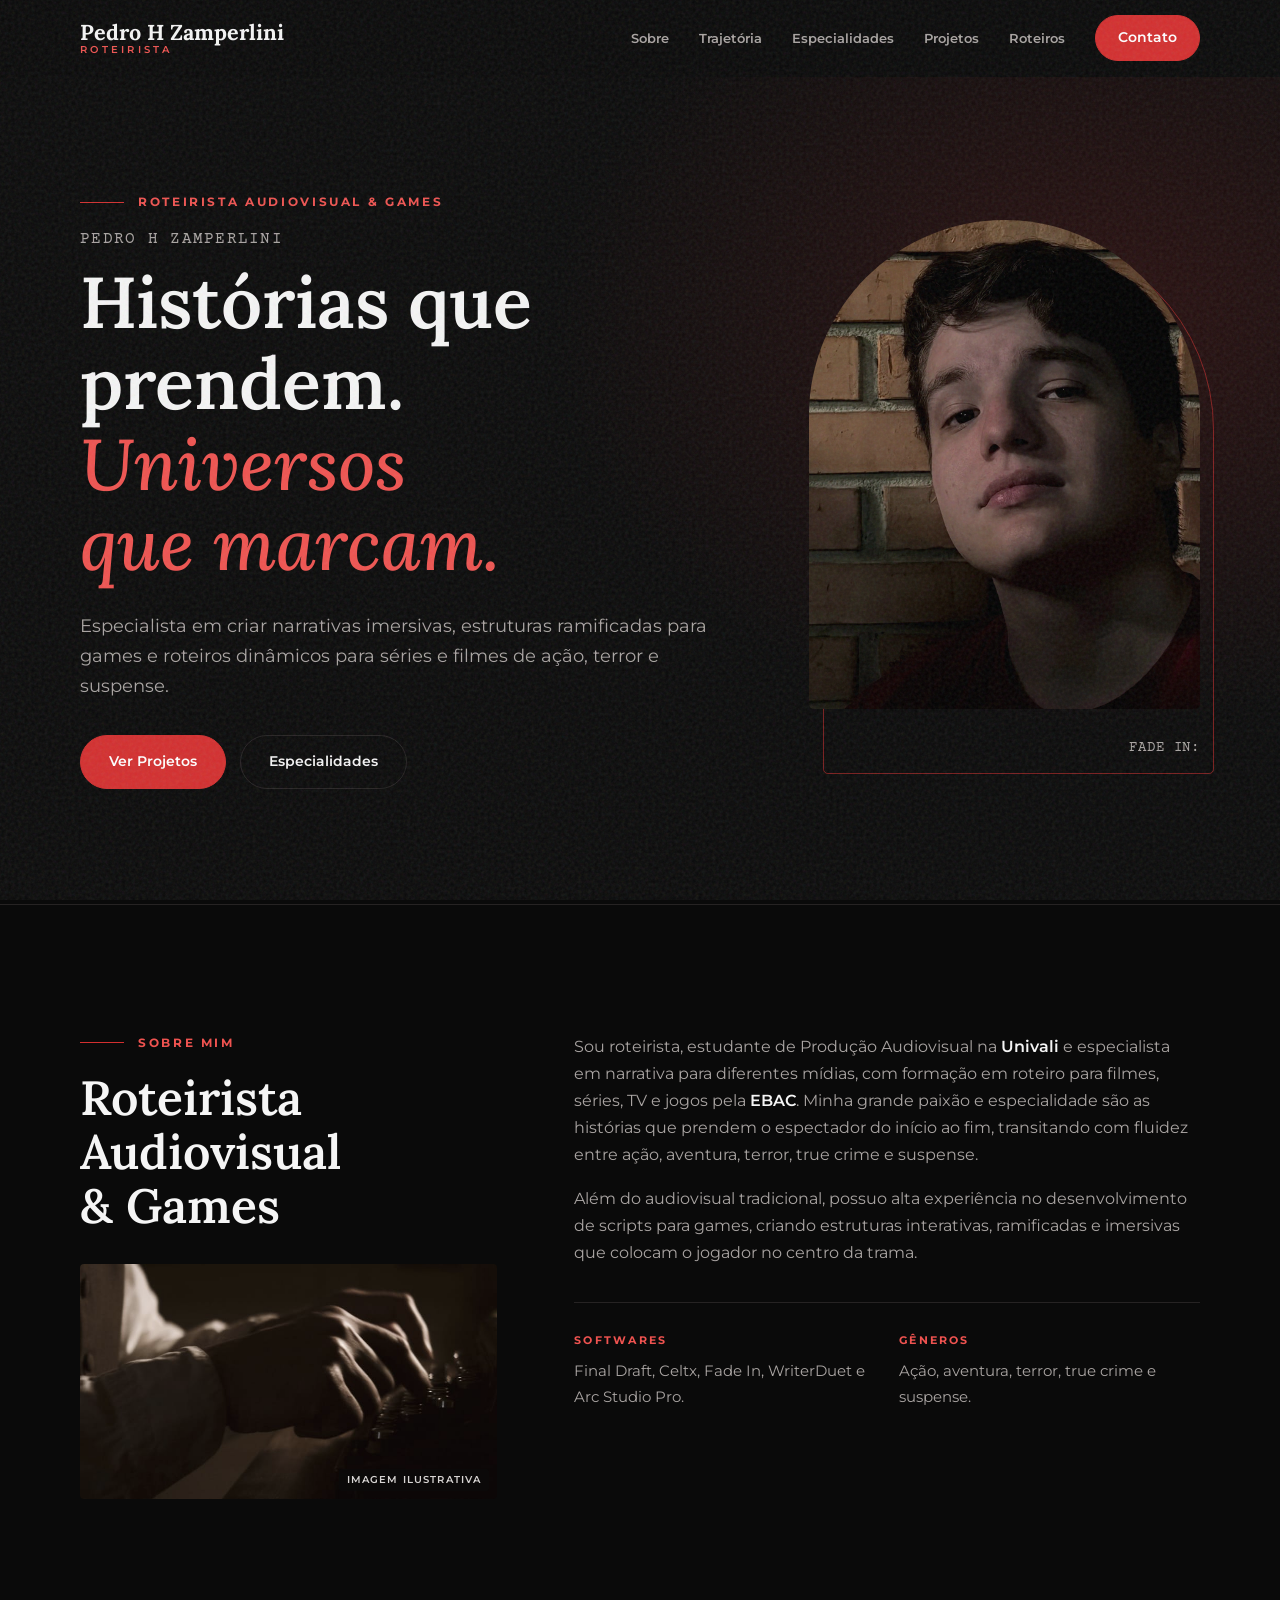
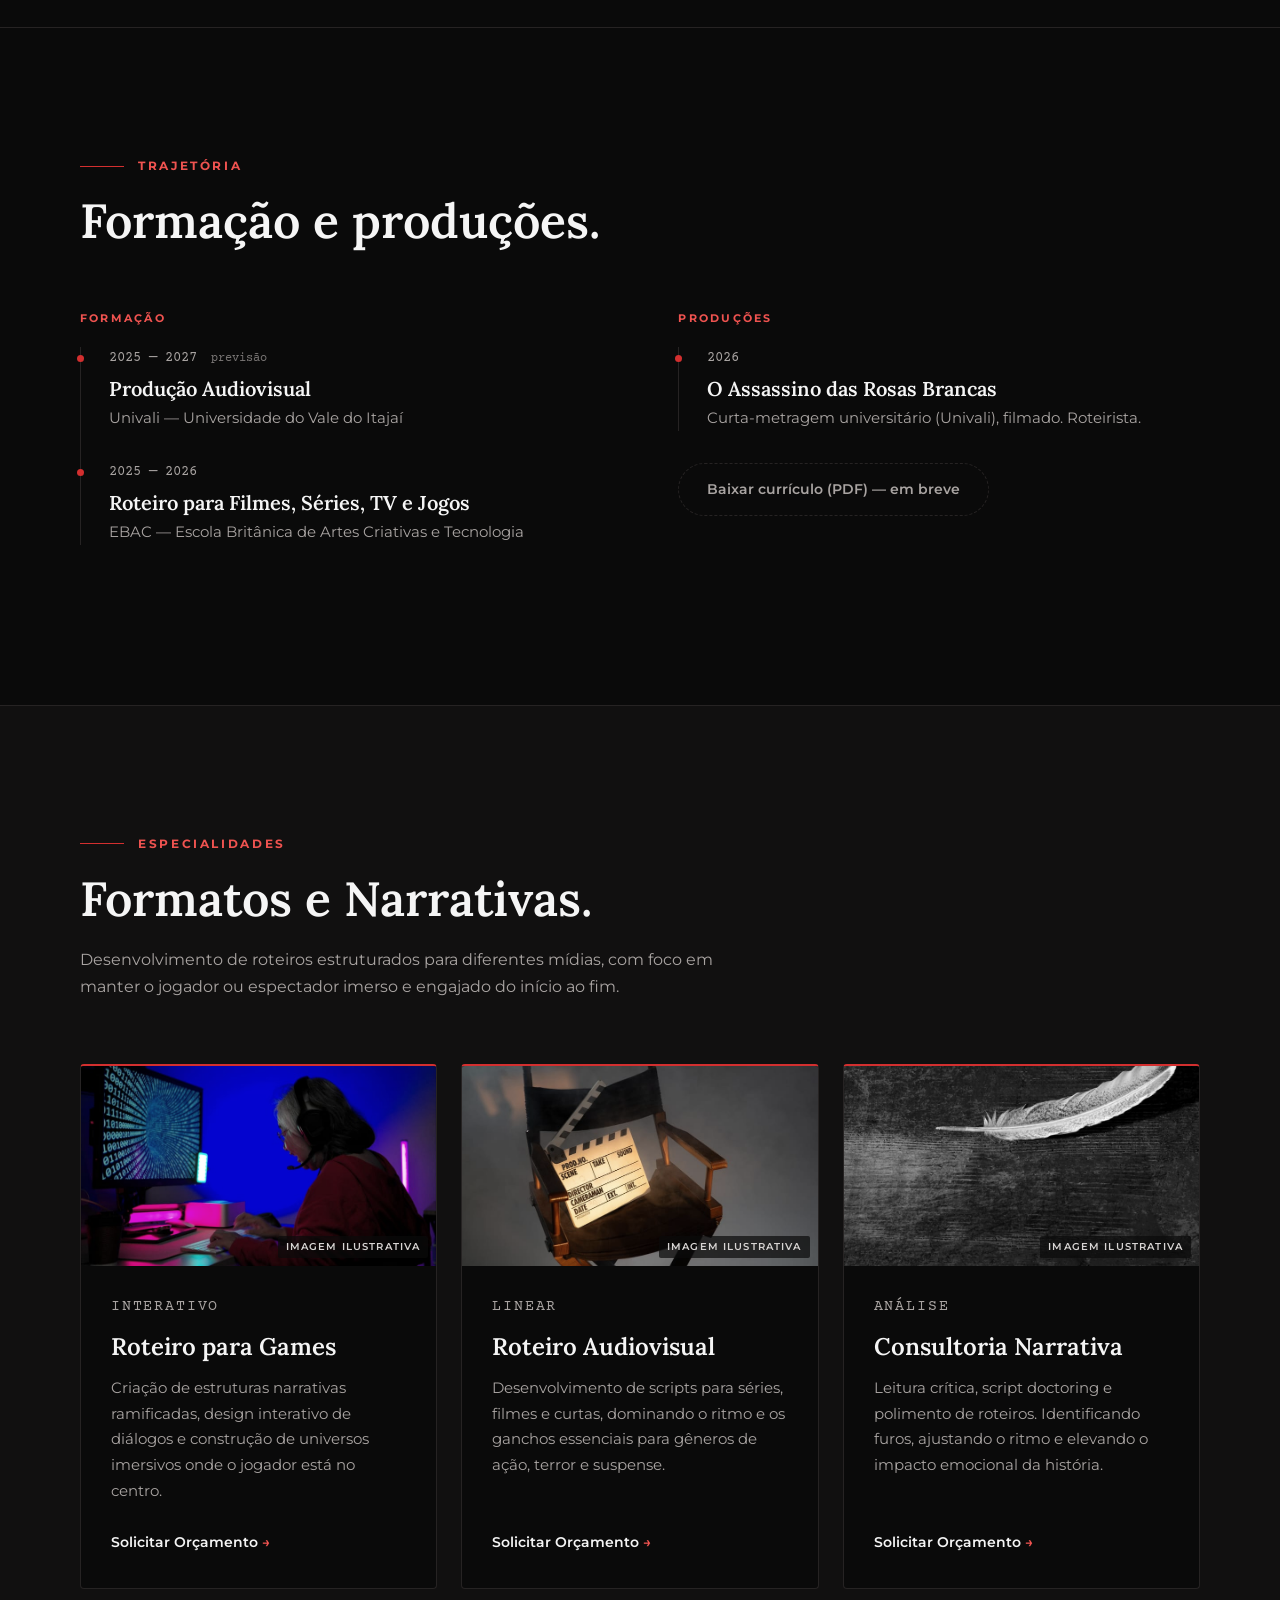
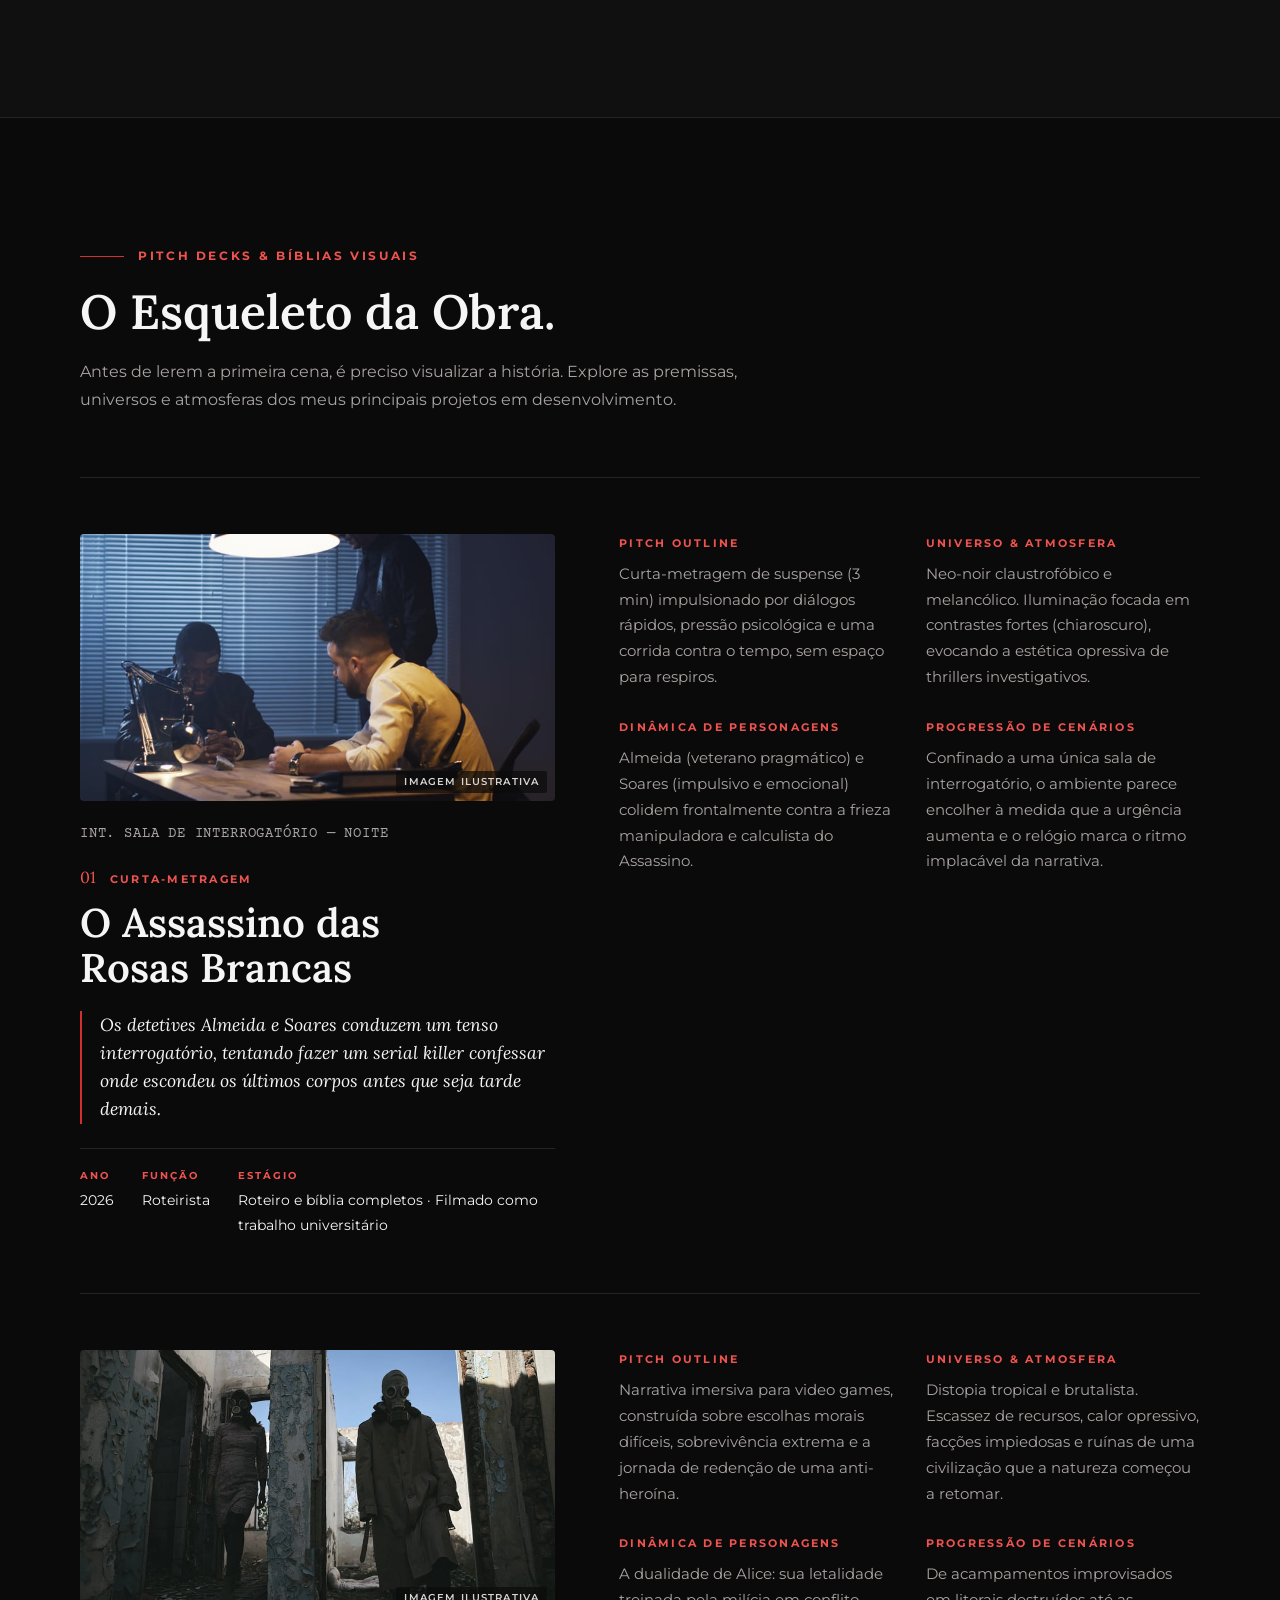
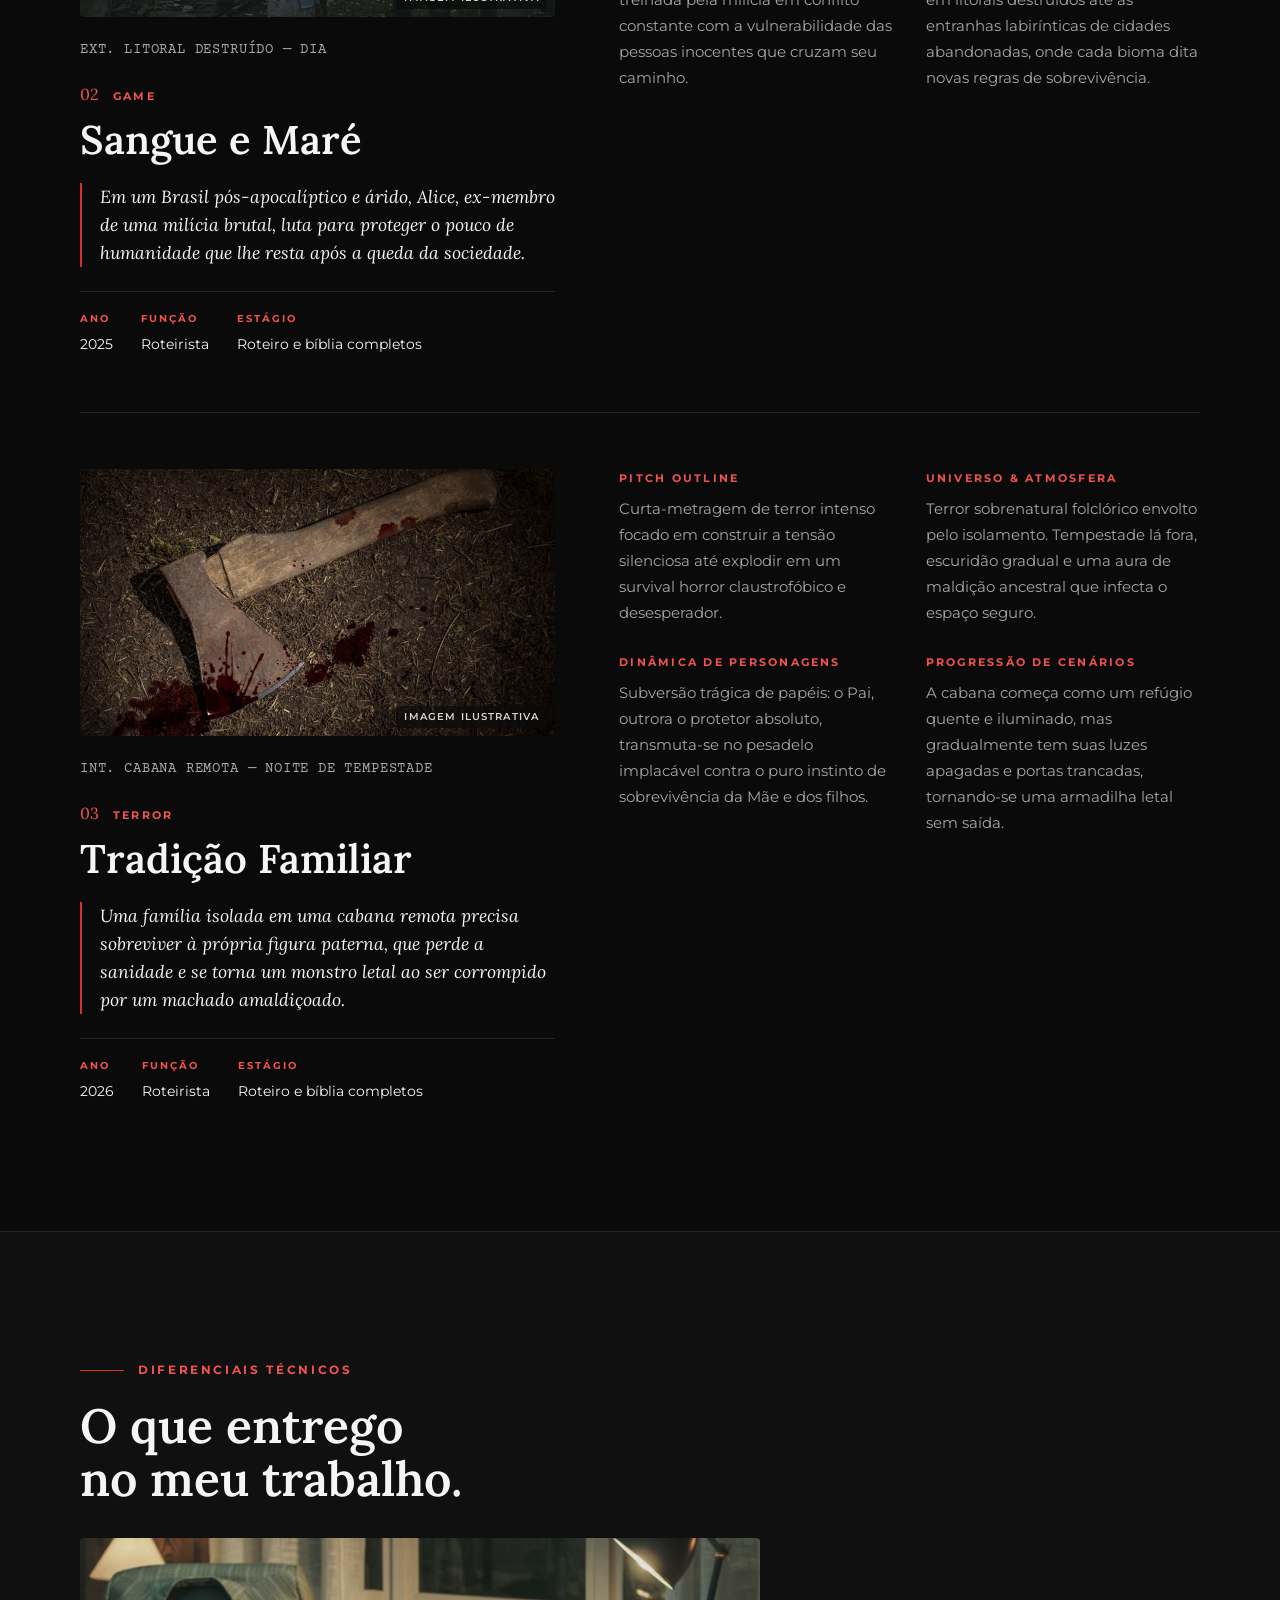
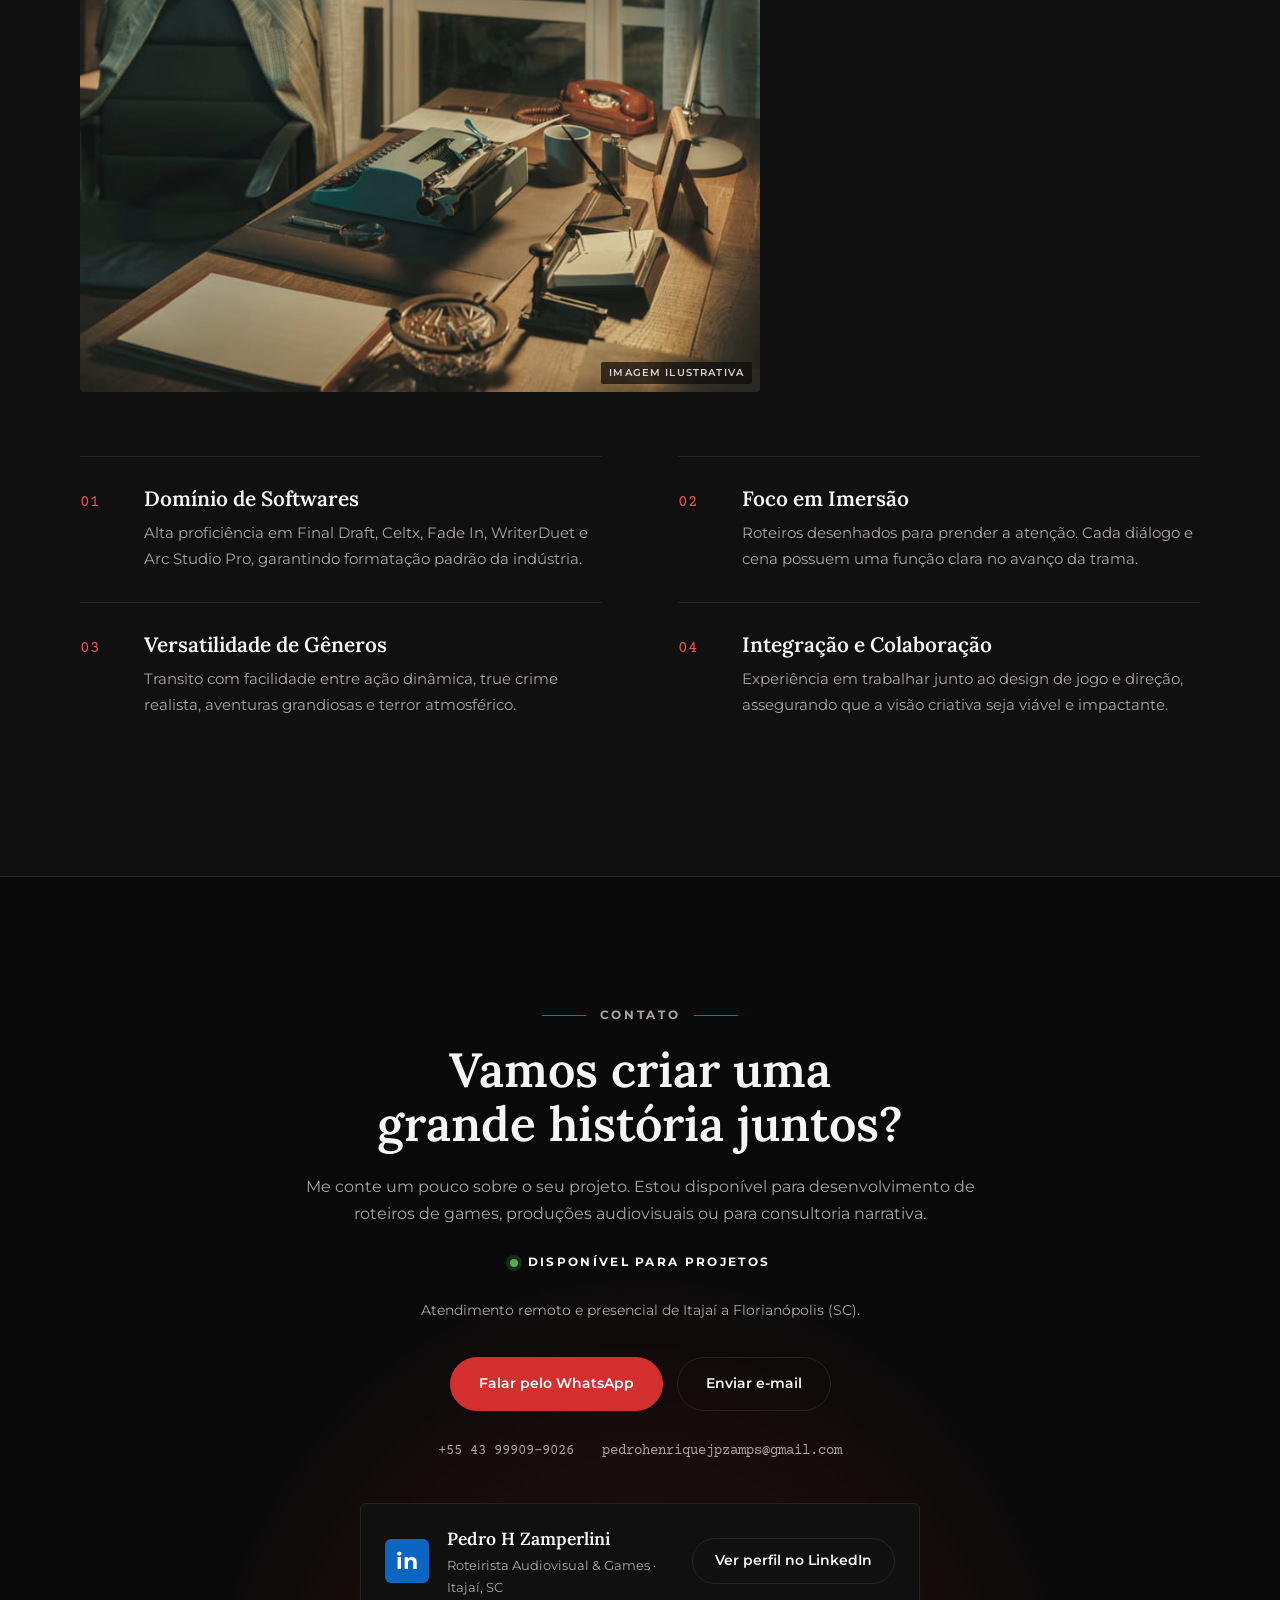
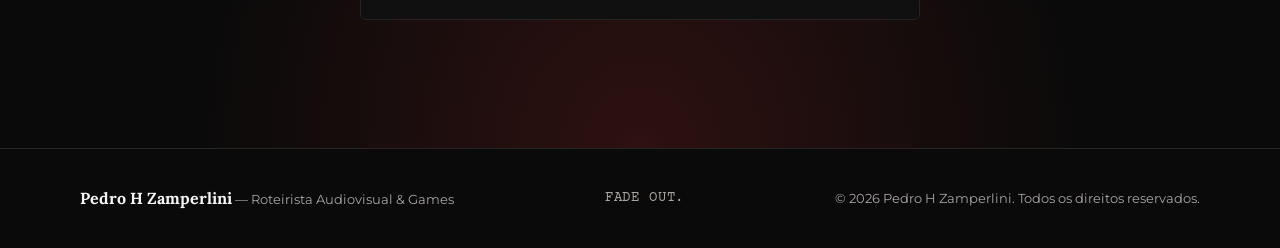
<file: index.html>
<!DOCTYPE html>
<html lang="pt-BR">
<head>
  <meta charset="utf-8">
  <meta name="viewport" content="width=device-width, initial-scale=1">

  <title>Pedro H Zamperlini — Roteirista Audiovisual &amp; Games</title>
  <meta name="description" content="Portfólio de Pedro H Zamperlini, roteirista audiovisual e de games. Narrativas imersivas de ação, terror e suspense para séries, filmes e jogos.">
  <meta name="author" content="Pedro H Zamperlini">
  <link rel="canonical" href="https://jpzamps.github.io/">

  <meta property="og:type" content="profile">
  <meta property="og:locale" content="pt_BR">
  <meta property="og:site_name" content="Pedro H Zamperlini">
  <meta property="og:title" content="Pedro H Zamperlini — Roteirista Audiovisual &amp; Games">
  <meta property="og:description" content="Narrativas imersivas de ação, terror e suspense para séries, filmes e jogos.">
  <meta property="og:url" content="https://jpzamps.github.io/">
  <meta property="og:image" content="https://jpzamps.github.io/assets/pedro.png">
  <meta property="profile:first_name" content="Pedro">
  <meta property="profile:last_name" content="Zamperlini">
  <meta name="twitter:card" content="summary_large_image">

  <meta name="theme-color" content="#0a0a0a">
  <link rel="icon" href="favicon.svg" type="image/svg+xml">

  <link rel="preconnect" href="https://fonts.googleapis.com">
  <link rel="preconnect" href="https://fonts.gstatic.com" crossorigin>
  <link href="https://fonts.googleapis.com/css2?family=Courier+Prime:wght@400;700&family=Lora:ital,wght@0,500;0,600;0,700;1,500&family=Montserrat:wght@400;500;600;700&display=swap" rel="stylesheet">
  <link rel="stylesheet" href="styles.css">

  <!-- Dados estruturados: é isto que ajuda o Google a ligar o site ao nome -->
  <script type="application/ld+json">
  {
    "@context": "https://schema.org",
    "@type": "ProfilePage",
    "mainEntity": {
      "@type": "Person",
      "@id": "https://jpzamps.github.io/#pedro",
      "name": "Pedro H Zamperlini",
      "alternateName": ["Pedro Zamperlini", "Pedro Henrique Zamperlini"],
      "givenName": "Pedro",
      "familyName": "Zamperlini",
      "jobTitle": "Roteirista Audiovisual e de Games",
      "description": "Roteirista, estudante de Produção Audiovisual na Univali, com formação em roteiro para filmes, séries, TV e jogos pela EBAC.",
      "address": { "@type": "PostalAddress", "addressLocality": "Itajaí", "addressRegion": "SC", "addressCountry": "BR" },
      "url": "https://jpzamps.github.io/",
      "image": "https://jpzamps.github.io/assets/pedro.png",
      "email": "mailto:pedrohenriquejpzamps@gmail.com",
      "telephone": "+55 43 99909-9026",
      "nationality": "BR",
      "knowsLanguage": "pt-BR",
      "knowsAbout": ["Roteiro", "Roteiro para games", "Narrativa interativa", "Script doctoring", "Terror", "Suspense", "True crime"],
      "alumniOf": [
        { "@type": "CollegeOrUniversity", "name": "Universidade do Vale do Itajaí (Univali)" },
        { "@type": "EducationalOrganization", "name": "EBAC — Escola Britânica de Artes Criativas e Tecnologia" }
      ],
      "sameAs": []
    }
  }
  </script>
</head>
<body>
  <a class="skip" href="#conteudo">Pular para o conteúdo</a>

  <header class="topo" id="topo">
    <div class="wrap topo__in">
      <a class="marca" href="#top" aria-label="Pedro H Zamperlini — início">
        <span class="marca__nome">Pedro H Zamperlini</span>
        <span class="marca__cargo">Roteirista</span>
      </a>
      <button class="menu-btn" aria-expanded="false" aria-controls="nav" aria-label="Abrir menu">
        <span></span><span></span>
      </button>
      <nav class="nav" id="nav" aria-label="Principal">
        <a href="#sobre">Sobre</a>
        <a href="#trajetoria">Trajetória</a>
        <a href="#especialidades">Especialidades</a>
        <a href="#projetos">Projetos</a>
        <a href="roteiros.html">Roteiros</a>
        <a class="btn btn--cheio btn--p" href="#contato">Contato</a>
      </nav>
    </div>
  </header>

  <main id="conteudo">
    <!-- HERO -->
    <section class="hero" id="top">
      <div class="wrap hero__grid">
        <div>
          <p class="olho">Roteirista Audiovisual &amp; Games</p>
          <h1><span class="h1__nome">Pedro H Zamperlini</span>Histórias que prendem. <em>Universos que marcam.</em></h1>
          <p class="lead">Especialista em criar narrativas imersivas, estruturas ramificadas para games e roteiros dinâmicos para séries e filmes de ação, terror e suspense.</p>
          <div class="acoes">
            <a class="btn btn--cheio" href="#projetos">Ver Projetos</a>
            <a class="btn" href="#especialidades">Especialidades</a>
          </div>
        </div>
        <figure class="retrato">
          <img src="assets/pedro.png" alt="Retrato de Pedro H Zamperlini" width="478" height="478" onerror="this.closest('.retrato').classList.add('retrato--vazio')">
          <figcaption class="slug">FADE IN:</figcaption>
        </figure>
      </div>
    </section>

    <!-- SOBRE -->
    <section class="secao" id="sobre">
      <div class="wrap sobre">
        <div class="rev">
          <p class="olho">Sobre mim</p>
          <h2>Roteirista Audiovisual &amp; Games</h2>
          <figure class="ilus foto"><img src="assets/sobre.jpg" alt="Roteirista trabalhando no computador" width="800" height="450" loading="lazy"><figcaption>Imagem ilustrativa</figcaption></figure>
        </div>
        <div class="sobre__txt rev">
          <p>Sou roteirista, estudante de Produção Audiovisual na <strong>Univali</strong> e especialista em narrativa para diferentes mídias, com formação em roteiro para filmes, séries, TV e jogos pela <strong>EBAC</strong>. Minha grande paixão e especialidade são as histórias que prendem o espectador do início ao fim, transitando com fluidez entre ação, aventura, terror, true crime e suspense.</p>
          <p>Além do audiovisual tradicional, possuo alta experiência no desenvolvimento de scripts para games, criando estruturas interativas, ramificadas e imersivas que colocam o jogador no centro da trama.</p>
          <dl class="ficha">
            <div>
              <dt>Softwares</dt>
              <dd>Final Draft, Celtx, Fade In, WriterDuet e Arc Studio Pro.</dd>
            </div>
            <div>
              <dt>Gêneros</dt>
              <dd>Ação, aventura, terror, true crime e suspense.</dd>
            </div>
          </dl>
        </div>
      </div>
    </section>

    <!-- TRAJETÓRIA -->
    <section class="secao" id="trajetoria">
      <div class="wrap">
        <div class="cab rev">
          <p class="olho">Trajetória</p>
          <h2>Formação e produções.</h2>
        </div>
        <div class="traj">
          <div class="rev">
            <h3 class="traj__tit">Formação</h3>
            <ol class="linha">
              <li>
                <p class="linha__ano">2025 — 2027 <span>previsão</span></p>
                <h4>Produção Audiovisual</h4>
                <p>Univali — Universidade do Vale do Itajaí</p>
              </li>
              <li>
                <p class="linha__ano">2025 — 2026</p>
                <h4>Roteiro para Filmes, Séries, TV e Jogos</h4>
                <p>EBAC — Escola Britânica de Artes Criativas e Tecnologia</p>
              </li>
            </ol>
          </div>
          <div class="rev">
            <h3 class="traj__tit">Produções</h3>
            <ol class="linha">
              <li>
                <p class="linha__ano">2026</p>
                <h4>O Assassino das Rosas Brancas</h4>
                <p>Curta-metragem universitário (Univali), filmado. Roteirista.</p>
              </li>
            </ol>
            <!-- Quando o PDF existir: trocar por <a class="btn" href="assets/curriculo.pdf" download>Baixar currículo (PDF)</a> -->
            <span class="btn btn--off" aria-disabled="true">Baixar currículo (PDF) — em breve</span>
          </div>
        </div>
      </div>
    </section>

    <!-- ESPECIALIDADES -->
    <section class="secao secao--alt" id="especialidades">
      <div class="wrap">
        <div class="cab rev">
          <p class="olho">Especialidades</p>
          <h2>Formatos e Narrativas.</h2>
          <p>Desenvolvimento de roteiros estruturados para diferentes mídias, com foco em manter o jogador ou espectador imerso e engajado do início ao fim.</p>
        </div>
        <div class="cards">
          <article class="card rev">
            <figure class="ilus card__img"><img src="assets/games.jpg" alt="" width="800" height="450" loading="lazy"><figcaption>Imagem ilustrativa</figcaption></figure>
            <p class="card__tag">Interativo</p>
            <h3>Roteiro para Games</h3>
            <p>Criação de estruturas narrativas ramificadas, design interativo de diálogos e construção de universos imersivos onde o jogador está no centro.</p>
            <a class="seta" href="#contato">Solicitar Orçamento</a>
          </article>
          <article class="card rev">
            <figure class="ilus card__img"><img src="assets/audiovisual.jpg" alt="" width="800" height="533" loading="lazy"><figcaption>Imagem ilustrativa</figcaption></figure>
            <p class="card__tag">Linear</p>
            <h3>Roteiro Audiovisual</h3>
            <p>Desenvolvimento de scripts para séries, filmes e curtas, dominando o ritmo e os ganchos essenciais para gêneros de ação, terror e suspense.</p>
            <a class="seta" href="#contato">Solicitar Orçamento</a>
          </article>
          <article class="card rev">
            <figure class="ilus card__img"><img src="assets/consultoria.jpg" alt="" width="800" height="534" loading="lazy"><figcaption>Imagem ilustrativa</figcaption></figure>
            <p class="card__tag">Análise</p>
            <h3>Consultoria Narrativa</h3>
            <p>Leitura crítica, script doctoring e polimento de roteiros. Identificando furos, ajustando o ritmo e elevando o impacto emocional da história.</p>
            <a class="seta" href="#contato">Solicitar Orçamento</a>
          </article>
        </div>
      </div>
    </section>

    <!-- PROJETOS -->
    <section class="secao" id="projetos">
      <div class="wrap">
        <div class="cab rev">
          <p class="olho">Pitch Decks &amp; Bíblias Visuais</p>
          <h2>O Esqueleto da Obra.</h2>
          <p>Antes de lerem a primeira cena, é preciso visualizar a história. Explore as premissas, universos e atmosferas dos meus principais projetos em desenvolvimento.</p>
        </div>

        <article class="projeto rev">
          <header class="projeto__cab">
            <figure class="ilus projeto__img"><img src="assets/rosas-brancas.jpg" alt="Cena de interrogatório de O Assassino das Rosas Brancas" width="800" height="422" loading="lazy"><figcaption>Imagem ilustrativa</figcaption></figure>
            <p class="slug">INT. SALA DE INTERROGATÓRIO — NOITE</p>
            <p class="projeto__num">01 <span>Curta-metragem</span></p>
            <h3>O Assassino das Rosas Brancas</h3>
            <p class="logline">Os detetives Almeida e Soares conduzem um tenso interrogatório, tentando fazer um serial killer confessar onde escondeu os últimos corpos antes que seja tarde demais.</p>
            <ul class="creditos">
              <li><span>Ano</span>2026</li>
              <li><span>Função</span>Roteirista</li>
              <li><span>Estágio</span>Roteiro e bíblia completos · Filmado como trabalho universitário</li>
            </ul>
          </header>
          <dl class="biblia">
            <div><dt>Pitch Outline</dt><dd>Curta-metragem de suspense (3 min) impulsionado por diálogos rápidos, pressão psicológica e uma corrida contra o tempo, sem espaço para respiros.</dd></div>
            <div><dt>Universo &amp; Atmosfera</dt><dd>Neo-noir claustrofóbico e melancólico. Iluminação focada em contrastes fortes (chiaroscuro), evocando a estética opressiva de thrillers investigativos.</dd></div>
            <div><dt>Dinâmica de Personagens</dt><dd>Almeida (veterano pragmático) e Soares (impulsivo e emocional) colidem frontalmente contra a frieza manipuladora e calculista do Assassino.</dd></div>
            <div><dt>Progressão de Cenários</dt><dd>Confinado a uma única sala de interrogatório, o ambiente parece encolher à medida que a urgência aumenta e o relógio marca o ritmo implacável da narrativa.</dd></div>
          </dl>
        </article>

        <article class="projeto rev">
          <header class="projeto__cab">
            <figure class="ilus projeto__img"><img src="assets/sangue-e-mare.jpg" alt="Arte conceitual de Sangue e Maré" width="800" height="533" loading="lazy"><figcaption>Imagem ilustrativa</figcaption></figure>
            <p class="slug">EXT. LITORAL DESTRUÍDO — DIA</p>
            <p class="projeto__num">02 <span>Game</span></p>
            <h3>Sangue e Maré</h3>
            <p class="logline">Em um Brasil pós-apocalíptico e árido, Alice, ex-membro de uma milícia brutal, luta para proteger o pouco de humanidade que lhe resta após a queda da sociedade.</p>
            <ul class="creditos">
              <li><span>Ano</span>2025</li>
              <li><span>Função</span>Roteirista</li>
              <li><span>Estágio</span>Roteiro e bíblia completos</li>
            </ul>
          </header>
          <dl class="biblia">
            <div><dt>Pitch Outline</dt><dd>Narrativa imersiva para video games, construída sobre escolhas morais difíceis, sobrevivência extrema e a jornada de redenção de uma anti-heroína.</dd></div>
            <div><dt>Universo &amp; Atmosfera</dt><dd>Distopia tropical e brutalista. Escassez de recursos, calor opressivo, facções impiedosas e ruínas de uma civilização que a natureza começou a retomar.</dd></div>
            <div><dt>Dinâmica de Personagens</dt><dd>A dualidade de Alice: sua letalidade treinada pela milícia em conflito constante com a vulnerabilidade das pessoas inocentes que cruzam seu caminho.</dd></div>
            <div><dt>Progressão de Cenários</dt><dd>De acampamentos improvisados em litorais destruídos até as entranhas labirínticas de cidades abandonadas, onde cada bioma dita novas regras de sobrevivência.</dd></div>
          </dl>
        </article>

        <article class="projeto rev">
          <header class="projeto__cab">
            <figure class="ilus projeto__img"><img src="assets/tradicao-familiar.jpg" alt="Arte conceitual de Tradição Familiar" width="800" height="533" loading="lazy"><figcaption>Imagem ilustrativa</figcaption></figure>
            <p class="slug">INT. CABANA REMOTA — NOITE DE TEMPESTADE</p>
            <p class="projeto__num">03 <span>Terror</span></p>
            <h3>Tradição Familiar</h3>
            <p class="logline">Uma família isolada em uma cabana remota precisa sobreviver à própria figura paterna, que perde a sanidade e se torna um monstro letal ao ser corrompido por um machado amaldiçoado.</p>
            <ul class="creditos">
              <li><span>Ano</span>2026</li>
              <li><span>Função</span>Roteirista</li>
              <li><span>Estágio</span>Roteiro e bíblia completos</li>
            </ul>
          </header>
          <dl class="biblia">
            <div><dt>Pitch Outline</dt><dd>Curta-metragem de terror intenso focado em construir a tensão silenciosa até explodir em um survival horror claustrofóbico e desesperador.</dd></div>
            <div><dt>Universo &amp; Atmosfera</dt><dd>Terror sobrenatural folclórico envolto pelo isolamento. Tempestade lá fora, escuridão gradual e uma aura de maldição ancestral que infecta o espaço seguro.</dd></div>
            <div><dt>Dinâmica de Personagens</dt><dd>Subversão trágica de papéis: o Pai, outrora o protetor absoluto, transmuta-se no pesadelo implacável contra o puro instinto de sobrevivência da Mãe e dos filhos.</dd></div>
            <div><dt>Progressão de Cenários</dt><dd>A cabana começa como um refúgio quente e iluminado, mas gradualmente tem suas luzes apagadas e portas trancadas, tornando-se uma armadilha letal sem saída.</dd></div>
          </dl>
        </article>
      </div>
    </section>

    <!-- DIFERENCIAIS -->
    <section class="secao secao--alt" id="diferenciais">
      <div class="wrap">
        <div class="cab rev">
          <p class="olho">Diferenciais Técnicos</p>
          <h2>O que entrego no meu trabalho.</h2>
          <figure class="ilus foto"><img src="assets/setup.jpg" alt="Setup de escrita" width="800" height="534" loading="lazy"><figcaption>Imagem ilustrativa</figcaption></figure>
        </div>
        <ol class="lista">
          <li class="rev"><h3>Domínio de Softwares</h3><p>Alta proficiência em Final Draft, Celtx, Fade In, WriterDuet e Arc Studio Pro, garantindo formatação padrão da indústria.</p></li>
          <li class="rev"><h3>Foco em Imersão</h3><p>Roteiros desenhados para prender a atenção. Cada diálogo e cena possuem uma função clara no avanço da trama.</p></li>
          <li class="rev"><h3>Versatilidade de Gêneros</h3><p>Transito com facilidade entre ação dinâmica, true crime realista, aventuras grandiosas e terror atmosférico.</p></li>
          <li class="rev"><h3>Integração e Colaboração</h3><p>Experiência em trabalhar junto ao design de jogo e direção, assegurando que a visão criativa seja viável e impactante.</p></li>
        </ol>
      </div>
    </section>

    <!-- CONTATO -->
    <section class="secao contato" id="contato">
      <div class="wrap contato__in rev">
        <p class="olho">Contato</p>
        <h2>Vamos criar uma grande história juntos?</h2>
        <p>Me conte um pouco sobre o seu projeto. Estou disponível para desenvolvimento de roteiros de games, produções audiovisuais ou para consultoria narrativa.</p>
        <p class="status"><span class="status__luz"></span>Disponível para projetos</p>
        <p class="regiao">Atendimento remoto e presencial de Itajaí a Florianópolis (SC).</p>
        <div class="acoes acoes--centro">
          <a class="btn btn--cheio" href="https://wa.me/5543999099026" target="_blank" rel="noopener">Falar pelo WhatsApp</a>
          <a class="btn" href="mailto:pedrohenriquejpzamps@gmail.com?subject=Projeto%20de%20roteiro">Enviar e-mail</a>
        </div>
        <address class="contatos">
          <a href="tel:+5543999099026">+55 43 99909-9026</a>
          <a href="mailto:pedrohenriquejpzamps@gmail.com">pedrohenriquejpzamps@gmail.com</a>
        </address>
        <!-- LinkedIn: link ainda sem destino. Para ativar, adicione href="https://www.linkedin.com/in/SEU-PERFIL" target="_blank" rel="noopener me" no <a> abaixo
             e inclua a mesma URL em "sameAs" no JSON-LD do <head>. -->
        <div class="perfil">
          <span class="perfil__logo" aria-hidden="true">in</span>
          <div class="perfil__txt">
            <p class="perfil__nome">Pedro H Zamperlini</p>
            <p>Roteirista Audiovisual &amp; Games · Itajaí, SC</p>
          </div>
          <a class="btn btn--p" role="link" tabindex="0">Ver perfil no LinkedIn</a>
        </div>
      </div>
    </section>
  </main>

  <footer class="rodape">
    <div class="wrap rodape__in">
      <p><strong>Pedro H Zamperlini</strong> — Roteirista Audiovisual &amp; Games</p>
      <p class="slug">FADE OUT.</p>
      <p>&copy; <span id="ano">2026</span> Pedro H Zamperlini. Todos os direitos reservados.</p>
    </div>
  </footer>

  <script src="script.js" defer></script>
</body>
</html>
</file>
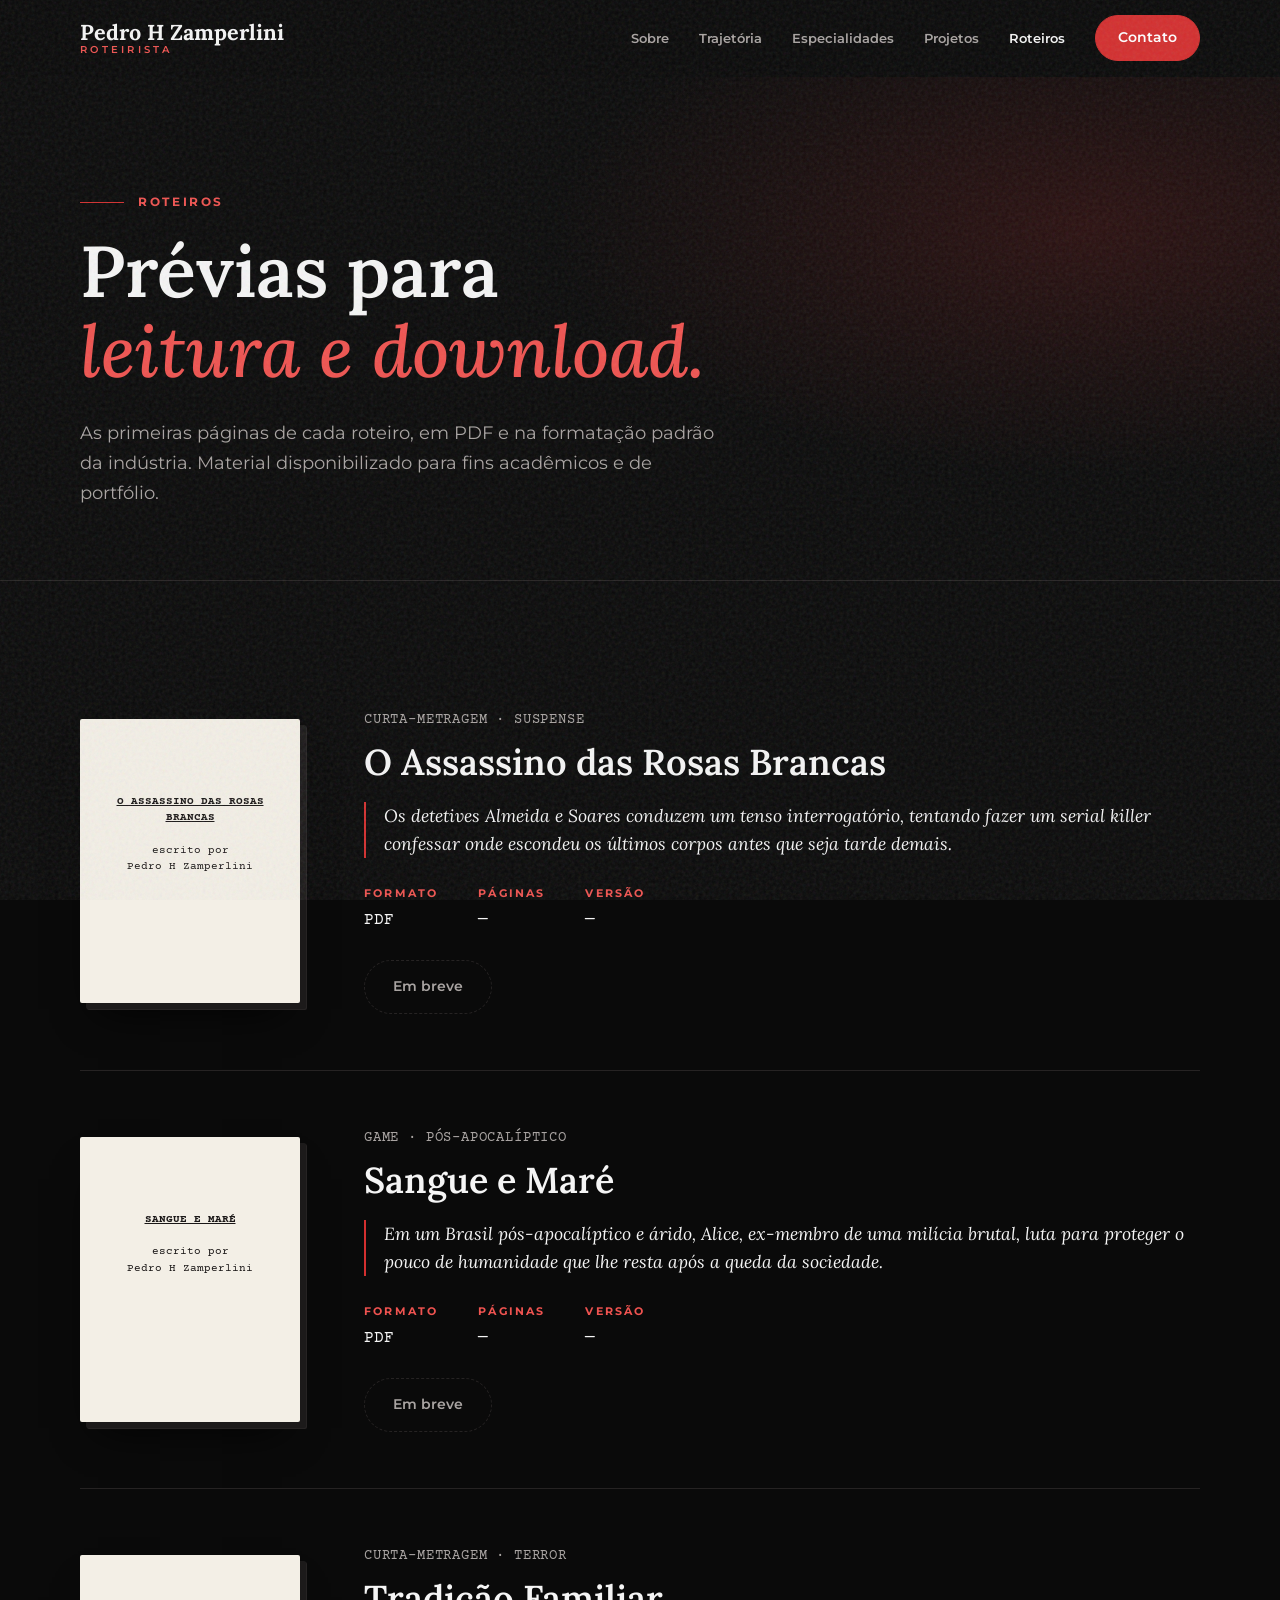
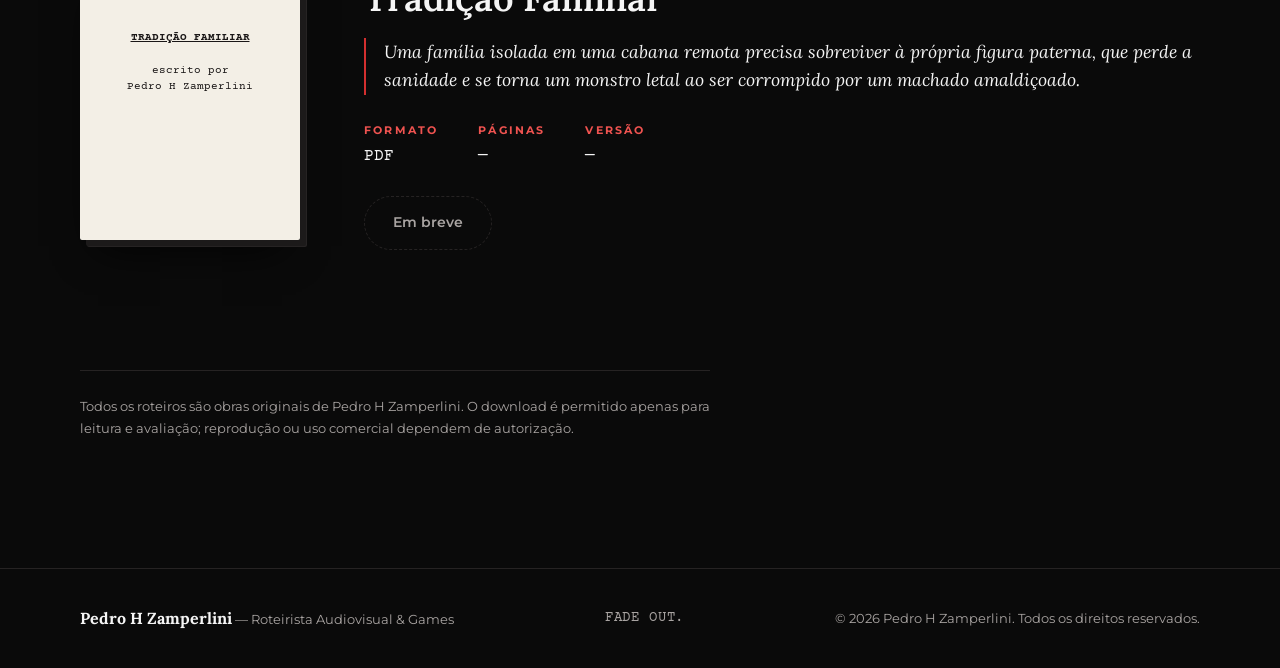
<file: roteiros.html>
<!DOCTYPE html>
<html lang="pt-BR">
<head>
  <meta charset="utf-8">
  <meta name="viewport" content="width=device-width, initial-scale=1">

  <title>Roteiros para download — Pedro H Zamperlini</title>
  <meta name="description" content="Prévias de roteiros de Pedro H Zamperlini para download: curtas-metragens e narrativa para games.">
  <meta name="author" content="Pedro H Zamperlini">
  <link rel="canonical" href="https://jpzamps.github.io/roteiros.html">

  <meta property="og:type" content="website">
  <meta property="og:locale" content="pt_BR">
  <meta property="og:site_name" content="Pedro H Zamperlini">
  <meta property="og:title" content="Roteiros para download — Pedro H Zamperlini">
  <meta property="og:description" content="Prévias de roteiros para leitura e download.">
  <meta property="og:url" content="https://jpzamps.github.io/roteiros.html">
  <meta property="og:image" content="https://jpzamps.github.io/assets/pedro.png">

  <meta name="theme-color" content="#0a0a0a">
  <link rel="icon" href="favicon.svg" type="image/svg+xml">

  <link rel="preconnect" href="https://fonts.googleapis.com">
  <link rel="preconnect" href="https://fonts.gstatic.com" crossorigin>
  <link href="https://fonts.googleapis.com/css2?family=Courier+Prime:wght@400;700&family=Lora:ital,wght@0,500;0,600;0,700;1,500&family=Montserrat:wght@400;500;600;700&display=swap" rel="stylesheet">
  <link rel="stylesheet" href="styles.css">
</head>
<body>
  <a class="skip" href="#conteudo">Pular para o conteúdo</a>

  <header class="topo" id="topo">
    <div class="wrap topo__in">
      <a class="marca" href="index.html" aria-label="Pedro H Zamperlini — início">
        <span class="marca__nome">Pedro H Zamperlini</span>
        <span class="marca__cargo">Roteirista</span>
      </a>
      <button class="menu-btn" aria-expanded="false" aria-controls="nav" aria-label="Abrir menu">
        <span></span><span></span>
      </button>
      <nav class="nav" id="nav" aria-label="Principal">
        <a href="index.html#sobre">Sobre</a>
        <a href="index.html#trajetoria">Trajetória</a>
        <a href="index.html#especialidades">Especialidades</a>
        <a href="index.html#projetos">Projetos</a>
        <a href="roteiros.html" aria-current="page">Roteiros</a>
        <a class="btn btn--cheio btn--p" href="index.html#contato">Contato</a>
      </nav>
    </div>
  </header>

  <main id="conteudo">
    <section class="hero hero--curto">
      <div class="wrap">
        <p class="olho">Roteiros</p>
        <h1>Prévias para <em>leitura e download.</em></h1>
        <p class="lead">As primeiras páginas de cada roteiro, em PDF e na formatação padrão da indústria. Material disponibilizado para fins acadêmicos e de portfólio.</p>
      </div>
    </section>

    <section class="secao">
      <div class="wrap">
        <!-- Para liberar um download: coloque o PDF em /roteiros, troque o <span class="btn btn--off"> por
             <a class="btn btn--cheio" href="roteiros/arquivo.pdf" download>Baixar prévia (PDF)</a>
             e preencha os campos marcados com "—". -->
        <ul class="roteiros">
          <li class="roteiro rev">
            <div class="capa" aria-hidden="true">
              <p class="capa__titulo">O ASSASSINO DAS ROSAS BRANCAS</p>
              <p>escrito por</p>
              <p>Pedro H Zamperlini</p>
            </div>
            <div class="roteiro__info">
              <p class="slug">Curta-metragem · Suspense</p>
              <h2>O Assassino das Rosas Brancas</h2>
              <p class="logline">Os detetives Almeida e Soares conduzem um tenso interrogatório, tentando fazer um serial killer confessar onde escondeu os últimos corpos antes que seja tarde demais.</p>
              <dl class="dados">
                <div><dt>Formato</dt><dd>PDF</dd></div>
                <div><dt>Páginas</dt><dd>—</dd></div>
                <div><dt>Versão</dt><dd>—</dd></div>
              </dl>
              <span class="btn btn--off" aria-disabled="true">Em breve</span>
            </div>
          </li>

          <li class="roteiro rev">
            <div class="capa" aria-hidden="true">
              <p class="capa__titulo">SANGUE E MARÉ</p>
              <p>escrito por</p>
              <p>Pedro H Zamperlini</p>
            </div>
            <div class="roteiro__info">
              <p class="slug">Game · Pós-apocalíptico</p>
              <h2>Sangue e Maré</h2>
              <p class="logline">Em um Brasil pós-apocalíptico e árido, Alice, ex-membro de uma milícia brutal, luta para proteger o pouco de humanidade que lhe resta após a queda da sociedade.</p>
              <dl class="dados">
                <div><dt>Formato</dt><dd>PDF</dd></div>
                <div><dt>Páginas</dt><dd>—</dd></div>
                <div><dt>Versão</dt><dd>—</dd></div>
              </dl>
              <span class="btn btn--off" aria-disabled="true">Em breve</span>
            </div>
          </li>

          <li class="roteiro rev">
            <div class="capa" aria-hidden="true">
              <p class="capa__titulo">TRADIÇÃO FAMILIAR</p>
              <p>escrito por</p>
              <p>Pedro H Zamperlini</p>
            </div>
            <div class="roteiro__info">
              <p class="slug">Curta-metragem · Terror</p>
              <h2>Tradição Familiar</h2>
              <p class="logline">Uma família isolada em uma cabana remota precisa sobreviver à própria figura paterna, que perde a sanidade e se torna um monstro letal ao ser corrompido por um machado amaldiçoado.</p>
              <dl class="dados">
                <div><dt>Formato</dt><dd>PDF</dd></div>
                <div><dt>Páginas</dt><dd>—</dd></div>
                <div><dt>Versão</dt><dd>—</dd></div>
              </dl>
              <span class="btn btn--off" aria-disabled="true">Em breve</span>
            </div>
          </li>
        </ul>

        <p class="aviso rev">Todos os roteiros são obras originais de Pedro H Zamperlini. O download é permitido apenas para leitura e avaliação; reprodução ou uso comercial dependem de autorização.</p>
      </div>
    </section>
  </main>

  <footer class="rodape">
    <div class="wrap rodape__in">
      <p><strong>Pedro H Zamperlini</strong> — Roteirista Audiovisual &amp; Games</p>
      <p class="slug">FADE OUT.</p>
      <p>&copy; <span id="ano">2026</span> Pedro H Zamperlini. Todos os direitos reservados.</p>
    </div>
  </footer>

  <script src="script.js" defer></script>
</body>
</html>
</file>
<file: styles.css>
:root {
  --fundo: #0a0a0a;
  --fundo-alt: #111010;
  --linha: #262323;
  --texto: #f5f5f5;
  --suave: #a9a4a2;
  --vermelho: #d32f2f;
  --vermelho-claro: #ef5350;
  --serif: "Lora", Georgia, serif;
  --sans: "Montserrat", system-ui, sans-serif;
  --mono: "Courier Prime", "Courier New", monospace;
}

*, *::before, *::after { box-sizing: border-box; }
html { scroll-behavior: smooth; scroll-padding-top: 84px; }
body {
  margin: 0;
  background: var(--fundo);
  color: var(--texto);
  font: 400 16px/1.7 var(--sans);
  -webkit-font-smoothing: antialiased;
}
/* grão de película */
body::before {
  content: "";
  position: fixed; inset: 0; z-index: 100; pointer-events: none; opacity: .5;
  background-image: url("data:image/svg+xml,%3Csvg xmlns='http://www.w3.org/2000/svg' viewBox='0 0 200 200'%3E%3Cfilter id='a'%3E%3CfeTurbulence type='fractalNoise' baseFrequency='1.34' numOctaves='4' stitchTiles='stitch'/%3E%3C/filter%3E%3Crect width='200' height='200' filter='url(%23a)' opacity='0.2'/%3E%3C/svg%3E");
}
img { max-width: 100%; height: auto; display: block; }
a { color: inherit; }
p { margin: 0 0 1em; }
h1, h2, h3 { font-family: var(--serif); font-weight: 600; line-height: 1.12; margin: 0; text-wrap: balance; }
h2 { font-size: clamp(2rem, 4.6vw, 3rem); }
h3 { font-size: 1.5rem; }
:focus-visible { outline: 2px solid var(--vermelho-claro); outline-offset: 3px; }

.wrap { width: min(1120px, 100% - 40px); margin-inline: auto; }
.skip { position: absolute; left: -999px; }
.skip:focus { left: 16px; top: 16px; z-index: 200; background: var(--vermelho); padding: 8px 14px; }

.olho {
  display: flex; align-items: center; gap: 14px;
  margin: 0 0 18px;
  font-size: .75rem; font-weight: 700; letter-spacing: .22em; text-transform: uppercase;
  color: var(--vermelho-claro);
}
.olho::before { content: ""; width: 44px; height: 1px; background: var(--vermelho); }
.slug { font-family: var(--mono); font-size: .85rem; letter-spacing: .06em; text-transform: uppercase; color: var(--suave); margin: 0; }

.btn {
  display: inline-block;
  padding: 14px 28px;
  border: 1px solid var(--linha); border-radius: 999px;
  font-size: .875rem; font-weight: 600; text-decoration: none;
  transition: background .2s, border-color .2s, transform .2s;
}
.btn:hover { border-color: var(--texto); transform: translateY(-2px); }
.btn--cheio { background: var(--vermelho); border-color: var(--vermelho); color: #fff; }
.btn--cheio:hover { background: #b71c1c; border-color: #b71c1c; }
.btn--p { padding: 10px 22px; }
.acoes { display: flex; flex-wrap: wrap; gap: 14px; margin-top: 34px; }
.acoes--centro { justify-content: center; }

/* topo */
.topo {
  position: sticky; top: 0; z-index: 50;
  background: rgba(10, 10, 10, .82); backdrop-filter: blur(12px);
  border-bottom: 1px solid transparent; transition: border-color .3s;
}
.topo.rolou { border-color: var(--linha); }
.topo__in { display: flex; align-items: center; justify-content: space-between; height: 76px; }
.marca { text-decoration: none; line-height: 1.1; }
.marca__nome { display: block; font-family: var(--serif); font-size: 1.35rem; font-weight: 700; }
.marca__cargo { display: block; font-size: .6rem; font-weight: 600; letter-spacing: .34em; text-transform: uppercase; color: var(--vermelho-claro); }
.nav { display: flex; align-items: center; gap: 30px; }
.nav a:not(.btn) { font-size: .82rem; font-weight: 600; text-decoration: none; color: var(--suave); transition: color .2s; }
.nav a:not(.btn):hover { color: var(--texto); }
.menu-btn { display: none; width: 44px; height: 44px; background: none; border: 0; cursor: pointer; padding: 12px 10px; }
.menu-btn span { display: block; height: 2px; background: var(--texto); margin: 6px 0; transition: transform .25s; }
.menu-btn[aria-expanded="true"] span:first-child { transform: translateY(4px) rotate(45deg); }
.menu-btn[aria-expanded="true"] span:last-child { transform: translateY(-4px) rotate(-45deg); }

/* hero */
.hero {
  padding: clamp(56px, 9vw, 120px) 0 clamp(64px, 9vw, 120px);
  background: radial-gradient(60% 70% at 85% 30%, rgba(211, 47, 47, .16), transparent 70%);
}
.hero__grid { display: grid; grid-template-columns: 1.25fr .75fr; gap: clamp(32px, 6vw, 80px); align-items: center; }
.hero__grid:has(.retrato--vazio) { grid-template-columns: 1fr; }
h1 { font-size: clamp(2.5rem, 6.4vw, 4.5rem); }
h1 em { display: block; font-style: italic; font-weight: 500; color: var(--vermelho-claro); }
.h1__nome {
  display: block; margin-bottom: 14px;
  font-family: var(--mono); font-size: 1rem; font-weight: 400; letter-spacing: .08em; text-transform: uppercase; color: var(--suave);
}
.lead { max-width: 54ch; margin: 26px 0 0; font-size: 1.1rem; color: var(--suave); }
.retrato { margin: 0; position: relative; }
.retrato img { width: 100%; aspect-ratio: 4 / 5; object-fit: cover; border-radius: 240px 240px 6px 6px; filter: saturate(.85) contrast(1.05); }
.retrato::after { content: ""; position: absolute; inset: 14px -14px -14px 14px; z-index: -1; border: 1px solid var(--vermelho); border-radius: 240px 240px 6px 6px; opacity: .55; }
.retrato .slug { margin-top: 28px; text-align: right; }
.retrato--vazio { display: none; }

/* seções */
.secao { padding: clamp(72px, 10vw, 128px) 0; border-top: 1px solid var(--linha); }
.secao--alt { background: var(--fundo-alt); }
.cab { max-width: 680px; margin-bottom: clamp(40px, 6vw, 64px); }
.cab > p:last-child { margin: 20px 0 0; color: var(--suave); }

.sobre { display: grid; grid-template-columns: .8fr 1.2fr; gap: clamp(32px, 6vw, 80px); }
.sobre__txt p { color: var(--suave); }
.sobre__txt strong { color: var(--texto); font-weight: 600; }
.ficha { display: grid; grid-template-columns: 1fr 1fr; gap: 24px; margin: 36px 0 0; padding-top: 28px; border-top: 1px solid var(--linha); }
.ficha dt, .biblia dt { font-size: .7rem; font-weight: 700; letter-spacing: .2em; text-transform: uppercase; color: var(--vermelho-claro); margin-bottom: 8px; }
.ficha dd, .biblia dd { margin: 0; font-size: .95rem; color: var(--suave); }

.cards { display: grid; grid-template-columns: repeat(3, 1fr); gap: 24px; }
.card {
  display: flex; flex-direction: column;
  padding: 34px 30px; background: var(--fundo); border: 1px solid var(--linha); border-top: 2px solid var(--vermelho); border-radius: 4px;
  transition: transform .25s, border-color .25s;
}
.card:hover { transform: translateY(-4px); border-color: #3a3535; border-top-color: var(--vermelho-claro); }
.card__tag { font-family: var(--mono); font-size: .8rem; letter-spacing: .12em; text-transform: uppercase; color: var(--suave); margin-bottom: 14px; }
.card h3 { margin-bottom: 14px; }
.card p { color: var(--suave); font-size: .95rem; }
.seta { margin-top: auto; padding-top: 12px; font-size: .85rem; font-weight: 600; text-decoration: none; color: var(--texto); }
.seta::after { content: " →"; color: var(--vermelho-claro); transition: margin .2s; }
.seta:hover::after { margin-left: 6px; }

/* projetos — cada um é uma "página de roteiro" */
.projeto { display: grid; grid-template-columns: .9fr 1.1fr; gap: clamp(28px, 5vw, 72px); padding: clamp(36px, 5vw, 56px) 0; border-top: 1px solid var(--linha); }
.projeto:last-child { padding-bottom: 0; }
.projeto__num { margin: 18px 0 10px; font-family: var(--serif); font-size: 1rem; color: var(--vermelho-claro); }
.projeto__num span { margin-left: 10px; font-family: var(--sans); font-size: .7rem; font-weight: 700; letter-spacing: .2em; text-transform: uppercase; }
.projeto h3 { font-size: clamp(1.75rem, 3.4vw, 2.5rem); }
.logline { margin: 20px 0 0; padding-left: 18px; border-left: 2px solid var(--vermelho); font-family: var(--serif); font-style: italic; font-size: 1.1rem; line-height: 1.6; }
.biblia { display: grid; grid-template-columns: 1fr 1fr; gap: 28px 32px; margin: 0; align-content: start; }

.lista { list-style: none; margin: 0; padding: 0; display: grid; grid-template-columns: 1fr 1fr; gap: 0 clamp(32px, 6vw, 80px); counter-reset: n; }
.lista li { counter-increment: n; position: relative; padding: 30px 0 30px 64px; border-top: 1px solid var(--linha); }
.lista li::before { content: counter(n, decimal-leading-zero); position: absolute; left: 0; top: 32px; font-family: var(--mono); color: var(--vermelho-claro); }
.lista h3 { font-size: 1.3rem; margin-bottom: 10px; }
.lista p { margin: 0; color: var(--suave); font-size: .95rem; }

.contato { text-align: center; background: radial-gradient(50% 80% at 50% 100%, rgba(211, 47, 47, .18), transparent 70%); }
.contato__in { max-width: 720px; }
.contato .olho { justify-content: center; }
.contato .olho::after { content: ""; width: 44px; height: 1px; background: var(--vermelho); }
.contato h2 { margin-bottom: 22px; }
.contato p { color: var(--suave); }
.status { display: inline-flex; align-items: center; gap: 10px; margin-top: 10px; font-size: .72rem; font-weight: 700; letter-spacing: .2em; text-transform: uppercase; color: var(--texto) !important; }
.status__luz { width: 8px; height: 8px; border-radius: 50%; background: #4caf50; box-shadow: 0 0 0 4px rgba(76, 175, 80, .2); }

.rodape { border-top: 1px solid var(--linha); padding: 36px 0; font-size: .82rem; color: var(--suave); }
.rodape__in { display: flex; flex-wrap: wrap; align-items: center; justify-content: space-between; gap: 12px 32px; }
.rodape p { margin: 0; }
.rodape strong { color: var(--texto); font-family: var(--serif); font-size: 1rem; }

/* entrada suave ao rolar (só com JS ativo) */
.js .rev { opacity: 0; transform: translateY(22px); transition: opacity .7s ease, transform .7s ease; }
.js .rev.visivel { opacity: 1; transform: none; }

@media (max-width: 860px) {
  .menu-btn { display: block; }
  .nav {
    position: absolute; top: 76px; left: 0; right: 0;
    flex-direction: column; align-items: stretch; gap: 0;
    padding: 8px 20px 24px; background: var(--fundo); border-bottom: 1px solid var(--linha);
    display: none;
  }
  .nav.aberto { display: flex; }
  .nav a:not(.btn) { padding: 14px 0; font-size: 1rem; border-bottom: 1px solid var(--linha); }
  .nav .btn { margin-top: 18px; text-align: center; }
  .hero__grid, .sobre, .projeto { grid-template-columns: 1fr; }
  .retrato { max-width: 320px; }
  .cards, .lista { grid-template-columns: 1fr; }
}
@media (max-width: 520px) {
  .ficha, .biblia { grid-template-columns: 1fr; }
  .lista li { padding-left: 48px; }
}
@media (prefers-reduced-motion: reduce) {
  html { scroll-behavior: auto; }
  .js .rev { opacity: 1; transform: none; transition: none; }
  .btn, .card { transition: none; }
}

/* imagens */
.foto { width: 100%; margin-top: 32px; border-radius: 4px; filter: saturate(.8); }
.card { overflow: hidden; }
.card__img { width: calc(100% + 60px); max-width: none; margin: -34px -30px 28px; aspect-ratio: 16 / 9; object-fit: cover; filter: saturate(.8); }
.projeto__img { width: 100%; aspect-ratio: 16 / 9; object-fit: cover; margin-bottom: 22px; border-radius: 4px; filter: saturate(.85); }
.nav a[aria-current="page"] { color: var(--texto) !important; }

/* página de roteiros */
.hero--curto { padding-bottom: clamp(40px, 6vw, 72px); }
.roteiros { list-style: none; margin: 0; padding: 0; }
.roteiro { display: grid; grid-template-columns: 220px 1fr; gap: clamp(28px, 5vw, 64px); align-items: center; padding: clamp(36px, 5vw, 56px) 0; border-top: 1px solid var(--linha); }
.roteiro:first-child { border-top: 0; padding-top: 0; }
.capa {
  aspect-ratio: 8.5 / 11; padding: 34% 14px 0;
  background: #f3efe6; color: #1a1717; border-radius: 2px;
  font-family: var(--mono); font-size: .68rem; line-height: 1.5; text-align: center;
  box-shadow: 6px 6px 0 #1c1a1a, 7px 7px 0 var(--linha), 0 24px 40px -18px rgba(0, 0, 0, .9);
  transition: transform .3s;
}
.roteiro:hover .capa { transform: translateY(-6px) rotate(-1.5deg); }
.capa p { margin: 0; }
.capa__titulo { font-weight: 700; text-decoration: underline; margin-bottom: 1.5em !important; }
.roteiro h2 { font-size: clamp(1.6rem, 3.2vw, 2.25rem); margin-top: 10px; }
.dados { display: flex; flex-wrap: wrap; gap: 14px 40px; margin: 26px 0; }
.dados dt { font-size: .68rem; font-weight: 700; letter-spacing: .2em; text-transform: uppercase; color: var(--vermelho-claro); }
.dados dd { margin: 4px 0 0; font-family: var(--mono); color: var(--texto); }
.btn--off { color: var(--suave); border-style: dashed; cursor: not-allowed; }
.btn--off:hover { transform: none; border-color: var(--linha); }
.aviso { max-width: 70ch; margin: clamp(40px, 6vw, 64px) 0 0; padding-top: 24px; border-top: 1px solid var(--linha); font-size: .82rem; color: var(--suave); }

/* cursor personalizado (só com mouse; ativado pelo script.js) */
.cursor-on, .cursor-on * { cursor: none !important; }
#c1, #c2 { position: fixed; left: 0; top: 0; z-index: 19999; border-radius: 50%; pointer-events: none; opacity: 0; transform: translate(-50%, -50%); }
#c1 { width: 7px; height: 7px; background: var(--vermelho-claro); }
#c2 { z-index: 19998; width: 30px; height: 30px; border: 1px solid rgba(239, 83, 80, .5); transition: width .2s, height .2s, background .2s, opacity .2s; }
#c2.ativo { width: 52px; height: 52px; background: rgba(239, 83, 80, .12); }

@media (max-width: 860px) {
  .roteiro { grid-template-columns: 1fr; }
  .capa { width: 180px; }
}

/* fotos ilustrativas com legenda */
.ilus { position: relative; overflow: hidden; }
.ilus img { width: 100%; height: 100%; object-fit: cover; }
figure.foto { margin: 32px 0 0; }
figure.projeto__img { margin: 0 0 22px; }
figure.card__img { margin: -34px -30px 28px; }
.ilus figcaption {
  position: absolute; right: 8px; bottom: 8px; padding: 3px 8px;
  background: rgba(10, 10, 10, .7); border-radius: 2px;
  font-size: .6rem; font-weight: 600; letter-spacing: .12em; text-transform: uppercase; color: #d8d4d2;
}
.contatos { display: flex; flex-wrap: wrap; justify-content: center; gap: 8px 28px; margin-top: 28px; font-style: normal; font-family: var(--mono); font-size: .9rem; }
.contatos a { color: var(--suave); text-decoration: none; overflow-wrap: anywhere; }
.contatos a:hover { color: var(--texto); }

/* trajetória */
.traj { display: grid; grid-template-columns: 1fr 1fr; gap: clamp(32px, 6vw, 80px); }
.traj__tit { font-family: var(--sans); font-size: .7rem; font-weight: 700; letter-spacing: .2em; text-transform: uppercase; color: var(--vermelho-claro); margin-bottom: 22px; }
.linha { list-style: none; margin: 0 0 32px; padding: 0; border-left: 1px solid var(--linha); }
.linha li { position: relative; padding: 0 0 30px 28px; }
.linha li:last-child { padding-bottom: 0; }
.linha li::before { content: ""; position: absolute; left: -4px; top: 8px; width: 7px; height: 7px; border-radius: 50%; background: var(--vermelho); }
.linha__ano { margin: 0 0 6px; font-family: var(--mono); font-size: .85rem; color: var(--suave); }
.linha__ano span { margin-left: 6px; font-size: .75rem; opacity: .7; }
.linha h4 { margin: 0 0 4px; font-family: var(--serif); font-size: 1.25rem; font-weight: 600; line-height: 1.25; }
.linha li > p:last-child { margin: 0; font-size: .95rem; color: var(--suave); }

/* ficha técnica dos projetos */
.creditos { list-style: none; margin: 24px 0 0; padding: 18px 0 0; border-top: 1px solid var(--linha); display: grid; grid-template-columns: auto auto 1fr; gap: 12px 28px; font-size: .9rem; }
.creditos span { display: block; margin-bottom: 4px; font-size: .65rem; font-weight: 700; letter-spacing: .2em; text-transform: uppercase; color: var(--vermelho-claro); }
.regiao { margin: 14px 0 0; font-size: .9rem; }

@media (max-width: 860px) { .traj { grid-template-columns: 1fr; } }
@media (max-width: 520px) { .creditos { grid-template-columns: 1fr 1fr; } .creditos li:last-child { grid-column: 1 / -1; } }

/* cartão de perfil do LinkedIn */
.perfil { display: flex; flex-wrap: wrap; align-items: center; gap: 16px 18px; margin: 40px auto 0; padding: 20px 24px; max-width: 560px; text-align: left; background: var(--fundo-alt); border: 1px solid var(--linha); border-radius: 6px; }
.perfil__logo { flex: none; width: 44px; height: 44px; display: grid; place-items: center; background: #0a66c2; border-radius: 6px; color: #fff; font: 700 1.4rem/1 var(--sans); }
.perfil__txt { flex: 1 1 200px; }
.perfil__txt p { margin: 0; font-size: .82rem; }
.perfil .perfil__nome { font-family: var(--serif); font-size: 1.1rem; font-weight: 600; color: var(--texto); }
.perfil .btn { cursor: pointer; }
</file>
